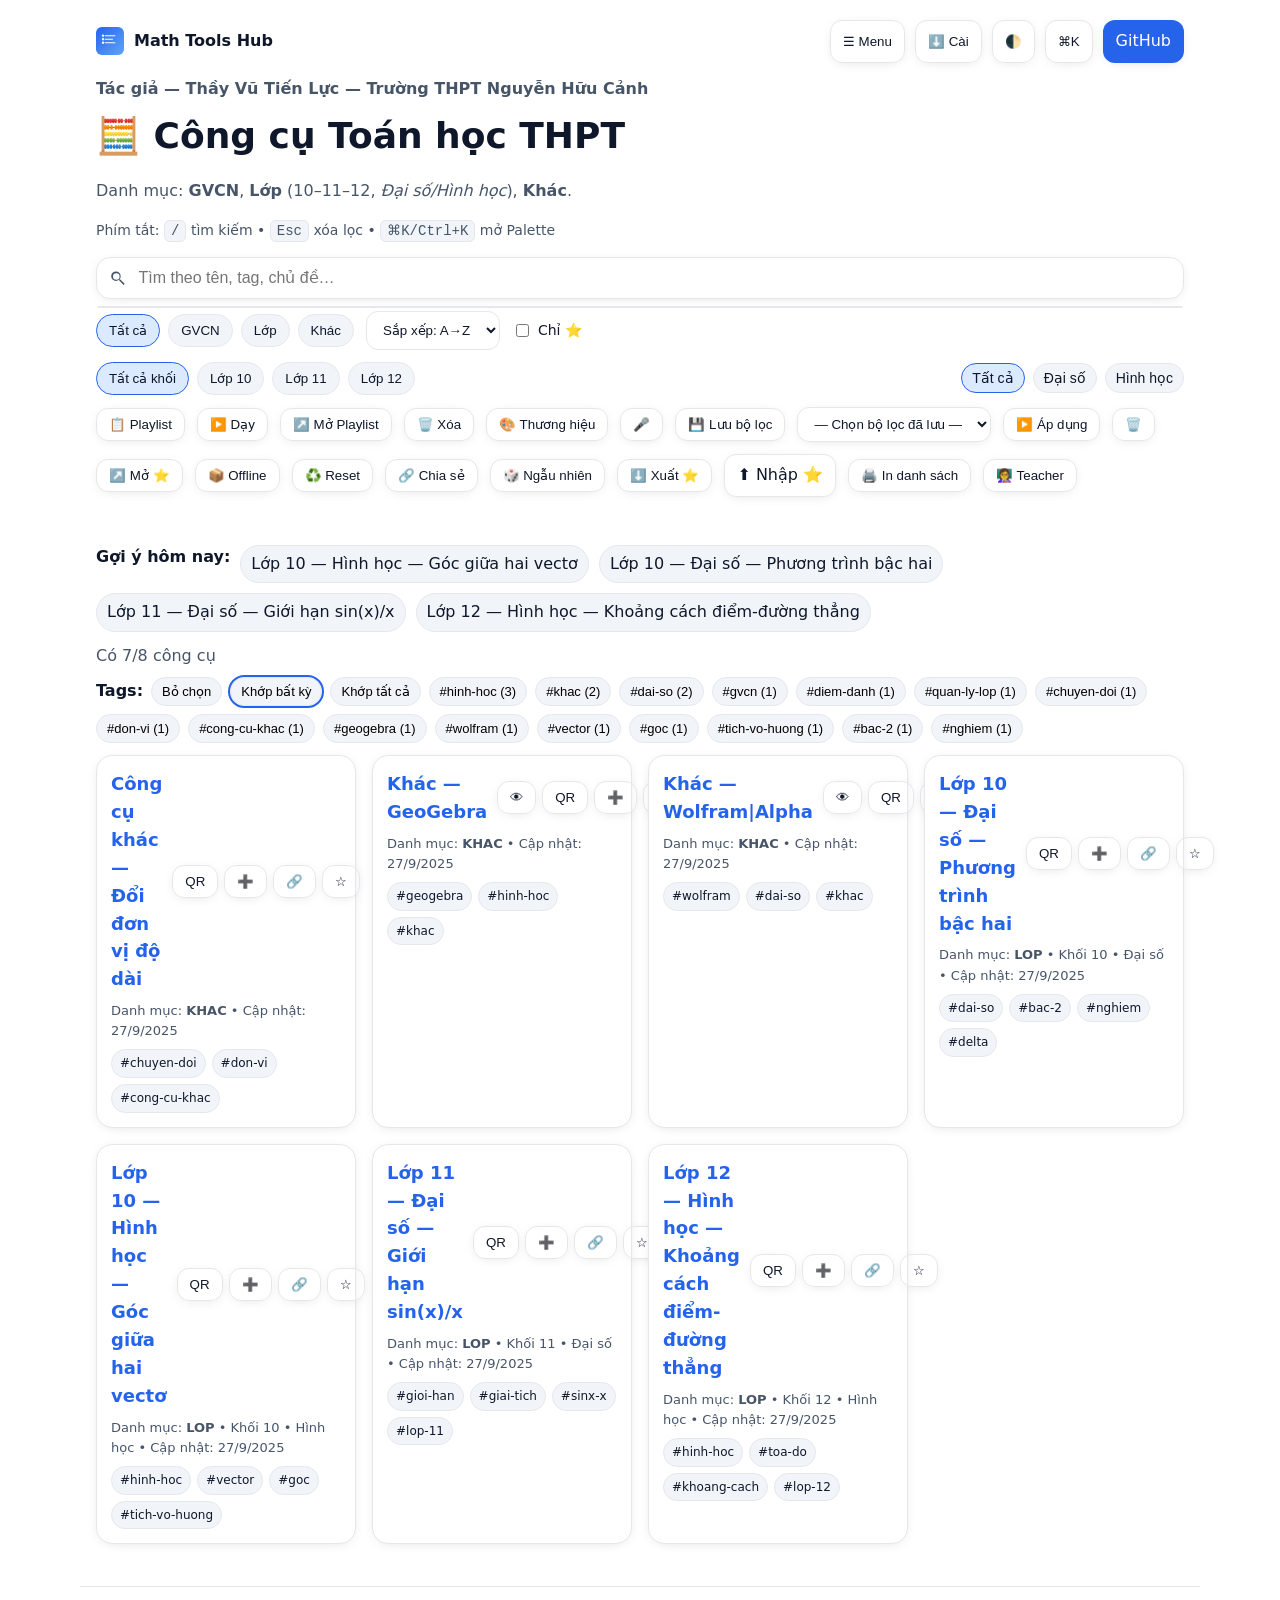
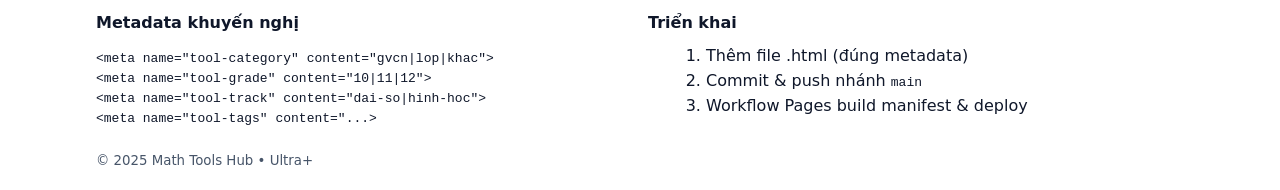
<file: index.html>
<!DOCTYPE html>
<html lang="vi">
<head>
  <meta charset="utf-8" />
  <meta name="viewport" content="width=device-width, initial-scale=1" />
  <title>Math Tools Hub — Ultra+</title>
  <meta name="description" content="Bộ công cụ Toán THPT: GVCN, Lớp (Đại số/Hình học) và Khác. Tìm nhanh, chia sẻ, PWA offline.">
  <link rel="icon" href="assets/favicon.svg" type="image/svg+xml">
  <link rel="manifest" href="assets/site.webmanifest">
  <link rel="stylesheet" href="assets/styles.css" />
  <meta name="theme-color" content="#2563eb"/>
</head>
<body>
  <header class="shell">
    <nav class="topbar">
      <a class="brand" href="./" aria-label="Trang chủ">
        <img src="assets/logo.svg" alt="" width="28" height="28"/>
        <span>Math Tools Hub</span>
      </a>
      <div class="top-actions">
        <button id="menuToggle" class="btn ghost" title="Ẩn/hiện các bộ lọc">☰ Menu</button>
        <button id="installBtn" class="btn ghost" title="Cài ứng dụng (PWA)">⬇️ Cài</button>
        <button id="themeToggle" class="btn ghost" title="Đổi giao diện (Sáng/Tối)">🌓</button>
        <button id="openPalette" class="btn" title="Mở Command Palette (⌘K/Ctrl+K)">⌘K</button>
        <a class="btn primary" href="https://github.com/" target="_blank" rel="noopener">GitHub</a>
      </div>
    </nav>

    <div class="hero">
      <div class="author">Tác giả — <strong>Thầy Vũ Tiến Lực</strong> — Trường <strong>THPT Nguyễn Hữu Cảnh</strong></div>
      <h1>🧮 Công cụ Toán học THPT</h1>
      <p>Danh mục: <strong>GVCN</strong>, <strong>Lớp</strong> (10–11–12, <em>Đại số/Hình học</em>), <strong>Khác</strong>.</p>
      <div class="hints"><span>Phím tắt: <kbd>/</kbd> tìm kiếm • <kbd>Esc</kbd> xóa lọc • <kbd>⌘K/Ctrl+K</kbd> mở Palette</span></div>
    </div>

    <div class="toolbar">
      <div class="input-group">
        <svg viewBox="0 0 24 24" aria-hidden="true"><path d="M15.5 14h-.79l-.28-.27A6.471 6.471 0 0016 9.5 6.5 6.5 0 109.5 16c1.61 0 3.09-.59 4.23-1.57l.27.28v.79L20 21.5 21.5 20l-6-6zM10 14.5A4.5 4.5 0 1114.5 10 4.505 4.505 0 0110 14.5z"></path></svg>
        <input id="q" type="search" placeholder="Tìm theo tên, tag, chủ đề…" autocomplete="off"/>
      </div>

      <div class="filters">
        <div class="segments" role="tablist" aria-label="Chọn danh mục">
          <button class="seg is-active" data-cat="">Tất cả</button>
          <button class="seg" data-cat="gvcn">GVCN</button>
          <button class="seg" data-cat="lop">Lớp</button>
          <button class="seg" data-cat="khac">Khác</button>
        </div>

        <select id="sort">
          <option value="title">Sắp xếp: A→Z</option>
          <option value="-title">Sắp xếp: Z→A</option>
          <option value="-updatedAt">Mới cập nhật</option>
          <option value="updatedAt">Cũ trước</option>
        </select>

        <label class="switch"><input type="checkbox" id="onlyFavs"><span>Chỉ ⭐</span></label>
      </div>

      <div class="filters subfilters">
        <div class="tabs" role="tablist" aria-label="Chọn khối" id="gradeTabs">
          <button class="tab is-active" data-grade="">Tất cả khối</button>
          <button class="tab" data-grade="10">Lớp 10</button>
          <button class="tab" data-grade="11">Lớp 11</button>
          <button class="tab" data-grade="12">Lớp 12</button>
        </div>
        <div class="segments small" role="tablist" aria-label="Chọn mạch kiến thức" id="trackSegs">
          <button class="seg is-active" data-track="">Tất cả</button>
          <button class="seg" data-track="dai-so">Đại số</button>
          <button class="seg" data-track="hinh-hoc">Hình học</button>
        </div>
      </div>

      <div class="filters utilbar">
        <button id="playlistBtn" class="btn">📋 Playlist</button>
        <button id="playStartBtn" class="btn ghost" title="Mở công cụ đầu tiên trong Playlist">▶️ Dạy</button>
        <button id="playOpenAllBtn" class="btn ghost" title="Mở tất cả công cụ trong Playlist">↗️ Mở Playlist</button>
        <button id="playClearBtn" class="btn ghost" title="Xóa Playlist">🗑️ Xóa</button>
        <button id="brandBtn" class="btn ghost" title="Màu & logo thương hiệu">🎨 Thương hiệu</button>
        <button id="voiceBtn" class="btn ghost" title="Tìm kiếm bằng giọng nói (thử Chrome)">🎤</button>
        <button id="saveViewBtn" class="btn">💾 Lưu bộ lọc</button>
        <select id="viewMenu" class="btn" title="Bộ lọc đã lưu"></select>
        <button id="applyViewBtn" class="btn ghost" title="Áp dụng bộ lọc đã chọn">▶️ Áp dụng</button>
        <button id="delViewBtn" class="btn ghost" title="Xóa bộ lọc đã chọn">🗑️</button>
        <button id="openFavsBtn" class="btn" title="Mở tất cả ⭐ (tối đa 10)">↗️ Mở ⭐</button>
        <button id="precacheBtn" class="btn ghost" title="Tải offline tất cả công cụ">📦 Offline</button>
        <button id="resetBtn" class="btn ghost" title="Xóa nhanh mọi lọc">♻️ Reset</button>
        <button id="shareBtn" class="btn">🔗 Chia sẻ</button>
        <button id="randomBtn" class="btn">🎲 Ngẫu nhiên</button>
        <button id="exportBtn" class="btn">⬇️ Xuất ⭐</button>
        <label class="btn">
          ⬆️ Nhập ⭐ <input type="file" id="importFile" accept="application/json" hidden>
        </label>
        <button id="printBtn" class="btn ghost">🖨️ In danh sách</button>
        <button id="teacherBtn" class="btn ghost">👩‍🏫 Teacher</button>
      </div>
    </div>
  </header>

  <main class="shell">
    <section id="suggest" class="suggestions"></section>
    <section id="stats" class="stats"></section>
    <section id="chipbar" class="chipbar"></section>
    <section id="recents" class="recents"></section>
    <section id="list" class="grid"></section>
  </main>

  <footer class="shell footer">
    <div class="cols">
      <div>
        <h4>Metadata khuyến nghị</h4>
        <pre><code>&lt;meta name="tool-category" content="gvcn|lop|khac"&gt;
&lt;meta name="tool-grade" content="10|11|12"&gt;
&lt;meta name="tool-track" content="dai-so|hinh-hoc"&gt;
&lt;meta name="tool-tags" content="...&gt;</code></pre>
      </div>
      <div>
        <h4>Triển khai</h4>
        <ol>
          <li>Thêm file .html (đúng metadata)</li>
          <li>Commit & push nhánh <code>main</code></li>
          <li>Workflow Pages build manifest & deploy</li>
        </ol>
      </div>
    </div>
    <small>© 2025 Math Tools Hub • Ultra+</small>
  </footer>

  <script src="assets/app.js" defer></script>
  <script>
    if ('serviceWorker' in navigator) {
    let newWorker = null;
      window.addEventListener('load', () => {
      navigator.serviceWorker.register('sw.js').then(reg => {
        reg.onupdatefound = () => {
          newWorker = reg.installing;
          newWorker.onstatechange = () => {
            if (newWorker.state === 'installed' && navigator.serviceWorker.controller) {
              document.getElementById('updateToast').style.display = 'block';
            }
          };
        };
      });
    });
    }
  </script>
  <div id="updateToast" style="position:fixed;bottom:16px;left:50%;transform:translateX(-50%);background:#111827;color:#fff;padding:10px 14px;border-radius:12px;display:none;box-shadow:0 6px 20px rgba(0,0,0,.3);z-index:9999">Có phiên bản mới. <button id="reloadBtn" class="btn" style="margin-left:8px;border-color:#374151;background:#2563eb;color:#fff">Tải lại</button></div>

  <dialog id="qrDlg" class="palette">
    <h3>QR Code</h3>
    <div id="qrWrap" style="display:flex;justify-content:center;align-items:center;height:240px;border:1px dashed var(--border);border-radius:12px;margin:8px 0"></div>
    <div style="display:flex;gap:8px;justify-content:flex-end">
      <button id="qrCopyBtn" class="btn">Copy link</button>
      <button id="qrPrintBtn" class="btn ghost">In QR</button>
      <button id="qrCloseBtn" class="btn ghost">Đóng</button>
    </div>
  </dialog>

  <dialog id="brandDlg" class="palette">
    <h3>Tuỳ biến thương hiệu</h3>
    <div style="display:grid;gap:10px">
      <label>Màu thương hiệu: <input type="color" id="brandColor" value="#2563eb"></label>
      <label>Logo URL (SVG/PNG): <input type="url" id="logoUrl" placeholder="https://..."></label>
      <small>Gợi ý: dùng logo trường; để trống để dùng mặc định.</small>
    </div>
    <div style="display:flex;gap:8px;justify-content:flex-end;margin-top:10px">
      <button id="brandSave" class="btn">Lưu</button>
      <button id="brandReset" class="btn ghost">Đặt lại</button>
      <button id="brandClose" class="btn ghost">Đóng</button>
    </div>
  </dialog>

  <dialog id="playlistDlg" class="palette">
    <h3>Playlist bài dạy</h3>
    <div id="playlistList" style="max-height:300px;overflow:auto"></div>
    <div style="display:flex;gap:8px;justify-content:flex-end;margin-top:10px">
      <button id="playUpBtn" class="btn">⬆️ Lên</button>
      <button id="playDownBtn" class="btn">⬇️ Xuống</button>
      <button id="playRemoveBtn" class="btn ghost">🗑️ Xoá mục</button>
      <button id="playCloseBtn" class="btn ghost">Đóng</button>
    </div>
  </dialog>

  <dialog id="webDlg" class="palette">
    <h3>Xem nhanh</h3>
    <iframe id="webFrame" style="width:100%;height:70vh;border:1px solid var(--border);border-radius:12px" src="about:blank"></iframe>
    <div style="display:flex;gap:8px;justify-content:flex-end;margin-top:10px">
      <a id="webOpenNew" class="btn" href="#" target="_blank" rel="noopener">↗️ Mở tab mới</a>
      <button id="webClose" class="btn ghost">Đóng</button>
    </div>
  </dialog>
</body>
</html>
</file>
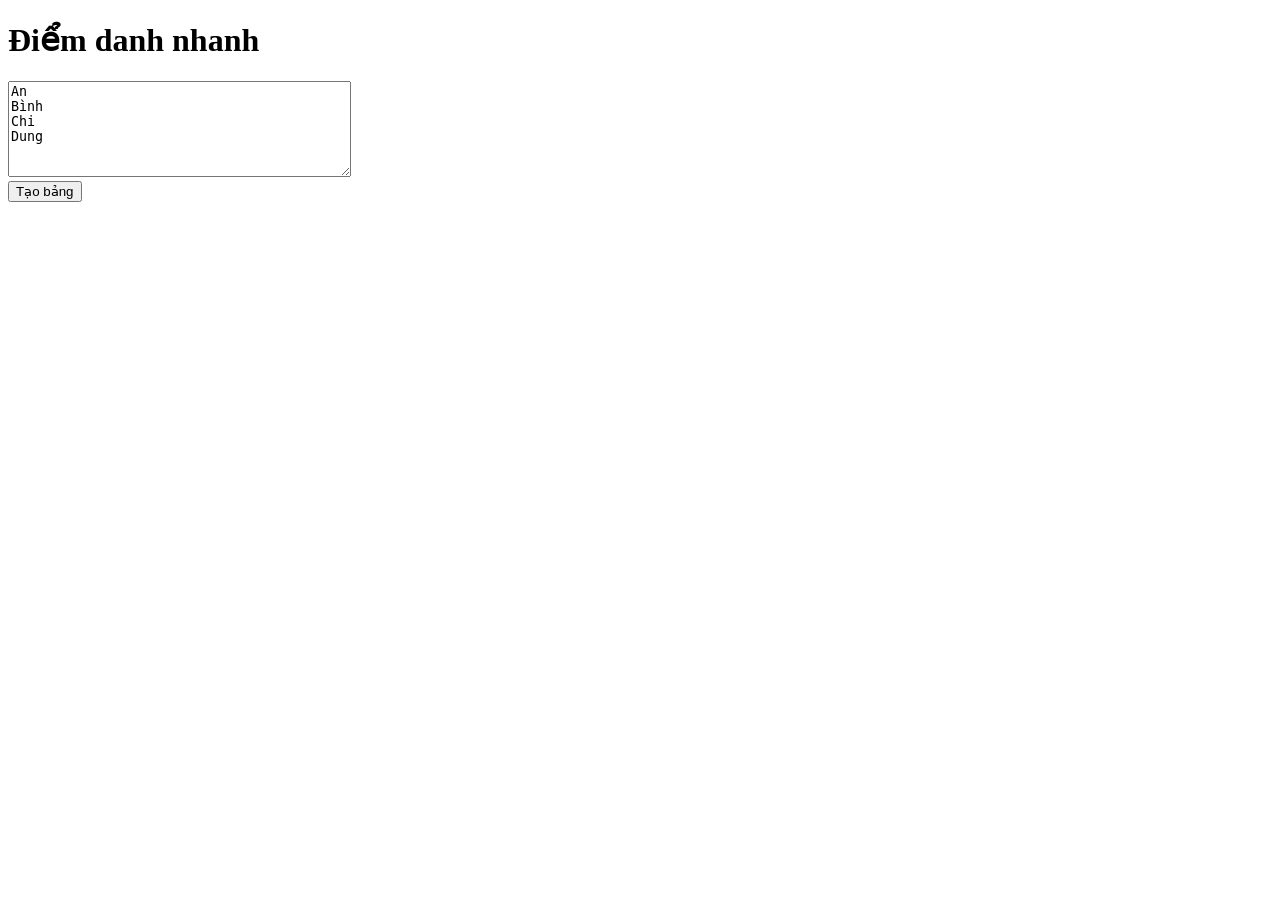
<file: tools/gvcn-diem-danh.html>
<!DOCTYPE html><html lang="vi"><head>
<meta charset="utf-8"/>
<title>GVCN — Điểm danh nhanh</title>
<meta name="viewport" content="width=device-width, initial-scale=1"/>
<meta name="tool-category" content="gvcn">
<meta name="tool-tags" content="gvcn, diem-danh, quan-ly-lop">
</head><body>
<h1>Điểm danh nhanh</h1>
<textarea id="names" rows="6" cols="40">An
Bình
Chi
Dung</textarea><br/>
<button onclick="make()">Tạo bảng</button>
<div id="area"></div>
<script>
function make(){
  const names = document.getElementById('names').value.split(/\n+/).map(s=>s.trim()).filter(Boolean);
  const rows = names.map(n=>`<tr><td>${n}</td><td><input type="checkbox"></td><td><input placeholder="Ghi chú"></td></tr>`).join('');
  document.getElementById('area').innerHTML = `<table border="1" cellspacing="0" cellpadding="6"><tr><th>Họ tên</th><th>Có mặt</th><th>Ghi chú</th></tr>${rows}</table>`;
}
</script>
</body></html>
</file>
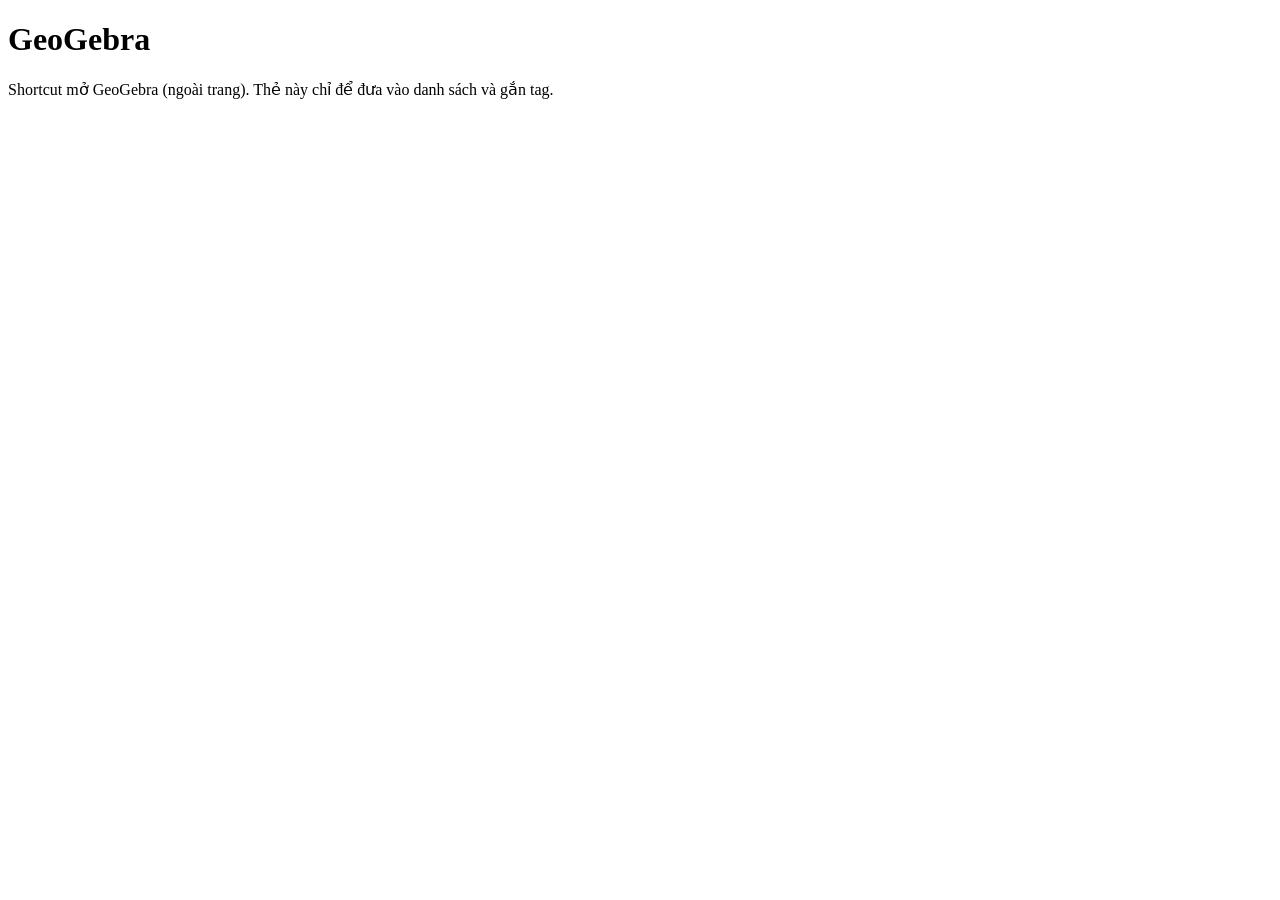
<file: tools/khac-geogebra.html>
<!DOCTYPE html><html lang="vi"><head>
<meta charset="utf-8"/>
<title>Khác — GeoGebra</title>
<meta name="viewport" content="width=device-width, initial-scale=1"/>
<meta name="tool-category" content="khac">
<meta name="tool-tags" content="geogebra, hinh-hoc, khac">
<meta name="tool-external" content="https://www.geogebra.org/">
</head><body>
<h1>GeoGebra</h1>
<p>Shortcut mở GeoGebra (ngoài trang). Thẻ này chỉ để đưa vào danh sách và gắn tag.</p>
</body></html>
</file>
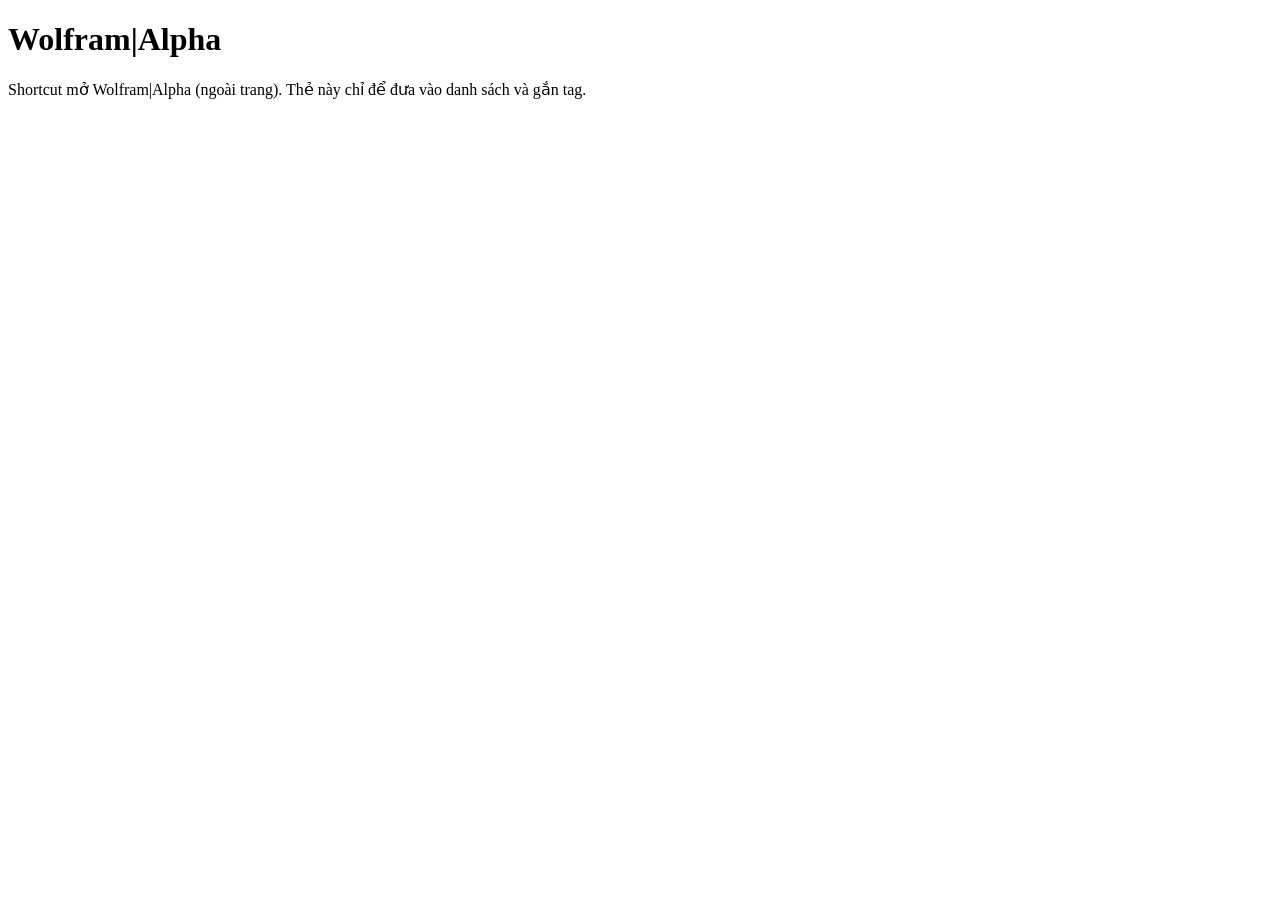
<file: tools/khac-wolframalpha.html>
<!DOCTYPE html><html lang="vi"><head>
<meta charset="utf-8"/>
<title>Khác — Wolfram|Alpha</title>
<meta name="viewport" content="width=device-width, initial-scale=1"/>
<meta name="tool-category" content="khac">
<meta name="tool-tags" content="wolfram, dai-so, khac">
<meta name="tool-external" content="https://www.wolframalpha.com/">
</head><body>
<h1>Wolfram|Alpha</h1>
<p>Shortcut mở Wolfram|Alpha (ngoài trang). Thẻ này chỉ để đưa vào danh sách và gắn tag.</p>
</body></html>
</file>
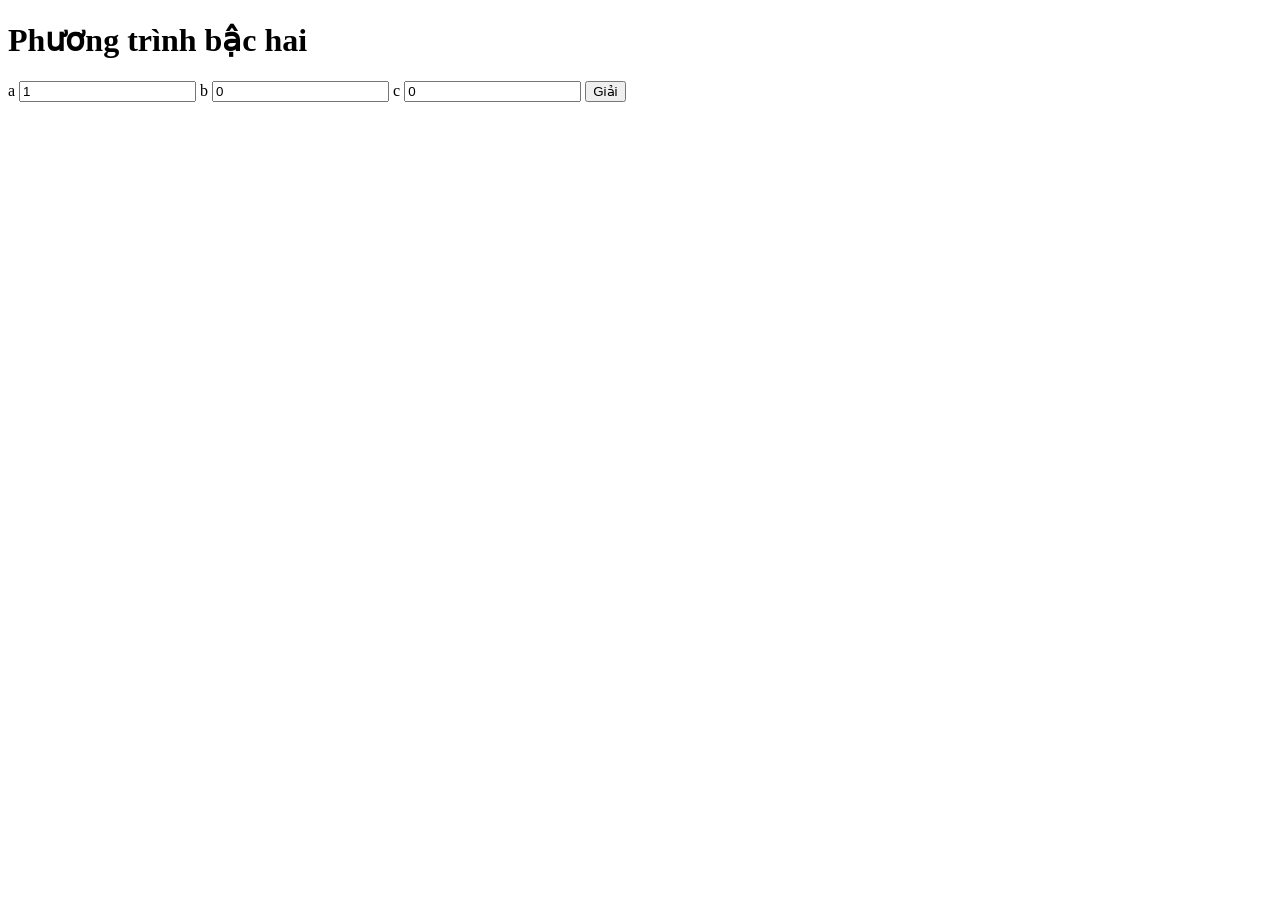
<file: tools/10/daiso-pt-bac2.html>
<!DOCTYPE html><html lang="vi"><head>
<meta charset="utf-8"/>
<title>Lớp 10 — Đại số — Phương trình bậc hai</title>
<meta name="viewport" content="width=device-width, initial-scale=1"/>
<meta name="tool-category" content="lop">
<meta name="tool-grade" content="10">
<meta name="tool-track" content="dai-so">
<meta name="tool-tags" content="dai-so, bac-2, nghiem, delta">
</head><body>
<h1>Phương trình bậc hai</h1>
<label>a <input id="a" type="number" step="any" value="1"></label>
<label>b <input id="b" type="number" step="any" value="0"></label>
<label>c <input id="c" type="number" step="any" value="0"></label>
<button onclick="solve()">Giải</button>
<pre id="out"></pre>
<script>
const aEl=a,bEl=b,cEl=c,out=document.getElementById('out');
function solve(){const a=+aEl.value,b=+bEl.value,c=+cEl.value; if(a===0){out.textContent='a=0 → không phải PT bậc 2';return;} const d=b*b-4*a*c; out.textContent = d<0?'Vô nghiệm thực': d===0?`Nghiệm kép x=${(-b)/(2*a)}`:`x1=${(-b+Math.sqrt(d))/(2*a)}, x2=${(-b-Math.sqrt(d))/(2*a)}`;}
</script>
</body></html>
</file>
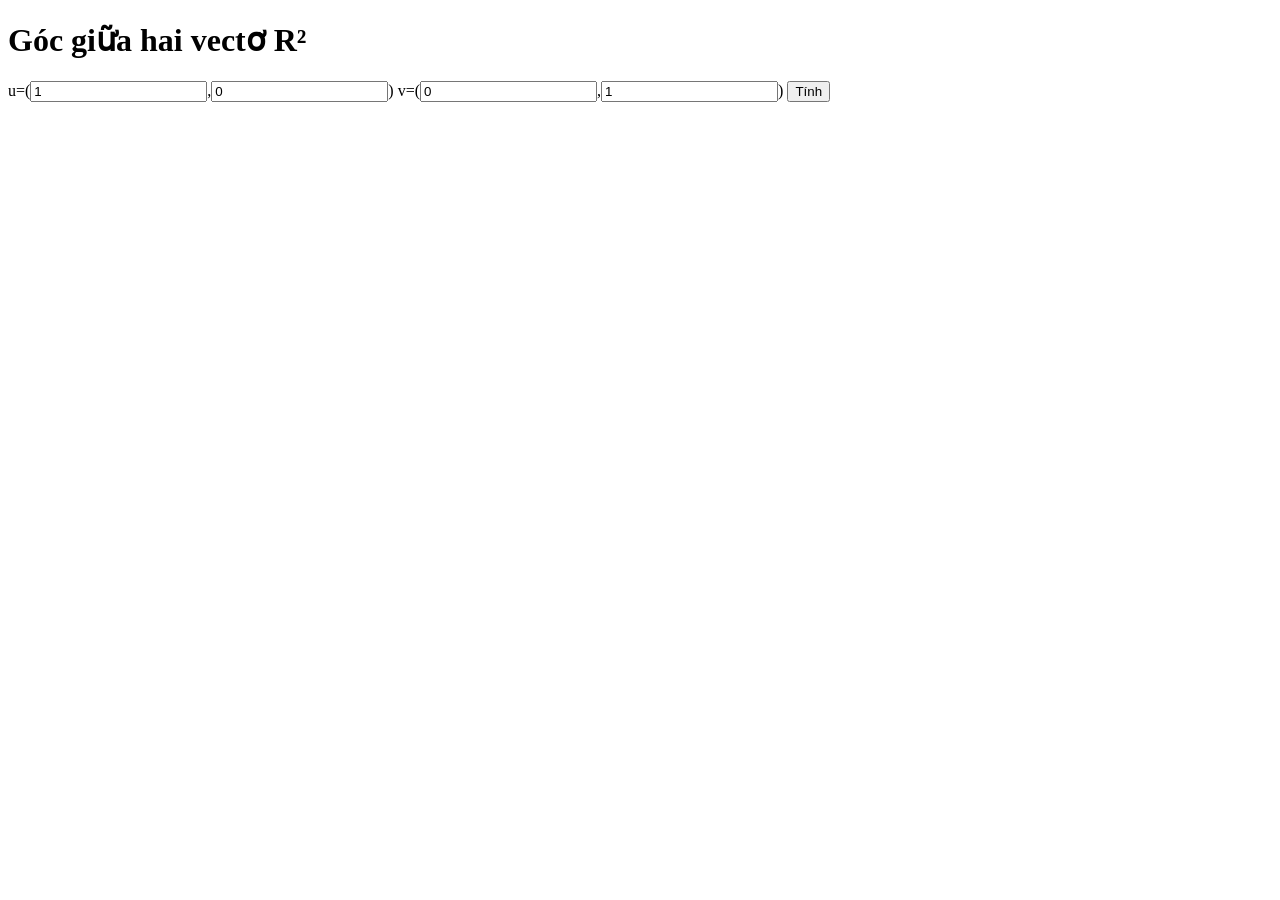
<file: tools/10/hinhhoc-goc-vector.html>
<!DOCTYPE html><html lang="vi"><head>
<meta charset="utf-8"/>
<title>Lớp 10 — Hình học — Góc giữa hai vectơ</title>
<meta name="viewport" content="width=device-width, initial-scale=1"/>
<meta name="tool-category" content="lop">
<meta name="tool-grade" content="10">
<meta name="tool-track" content="hinh-hoc">
<meta name="tool-tags" content="hinh-hoc, vector, goc, tich-vo-huong">
</head><body>
<h1>Góc giữa hai vectơ R²</h1>
<label>u=(<input id="ux" type="number" value="1">,<input id="uy" type="number" value="0">)</label>
<label>v=(<input id="vx" type="number" value="0">,<input id="vy" type="number" value="1">)</label>
<button onclick="calc()">Tính</button>
<pre id="out"></pre>
<script>
function calc(){const ux=+uxEl.value,uy=+uyEl.value,vx=+vxEl.value,vy=+vyEl.value;const dot=ux*vx+uy*vy;const nu=Math.hypot(ux,uy),nv=Math.hypot(vx,vy);if(!nu||!nv){out.textContent='Vectơ phải khác 0';return;}let c=dot/(nu*nv);c=Math.max(-1,Math.min(1,c));const ang=Math.acos(c)*180/Math.PI;out.textContent=`∠(u,v)≈${ang.toFixed(2)}°`;}
const uxEl=ux,uyEl=uy,vxEl=vx,vyEl=vy,out=document.getElementById('out');
</script>
</body></html>
</file>
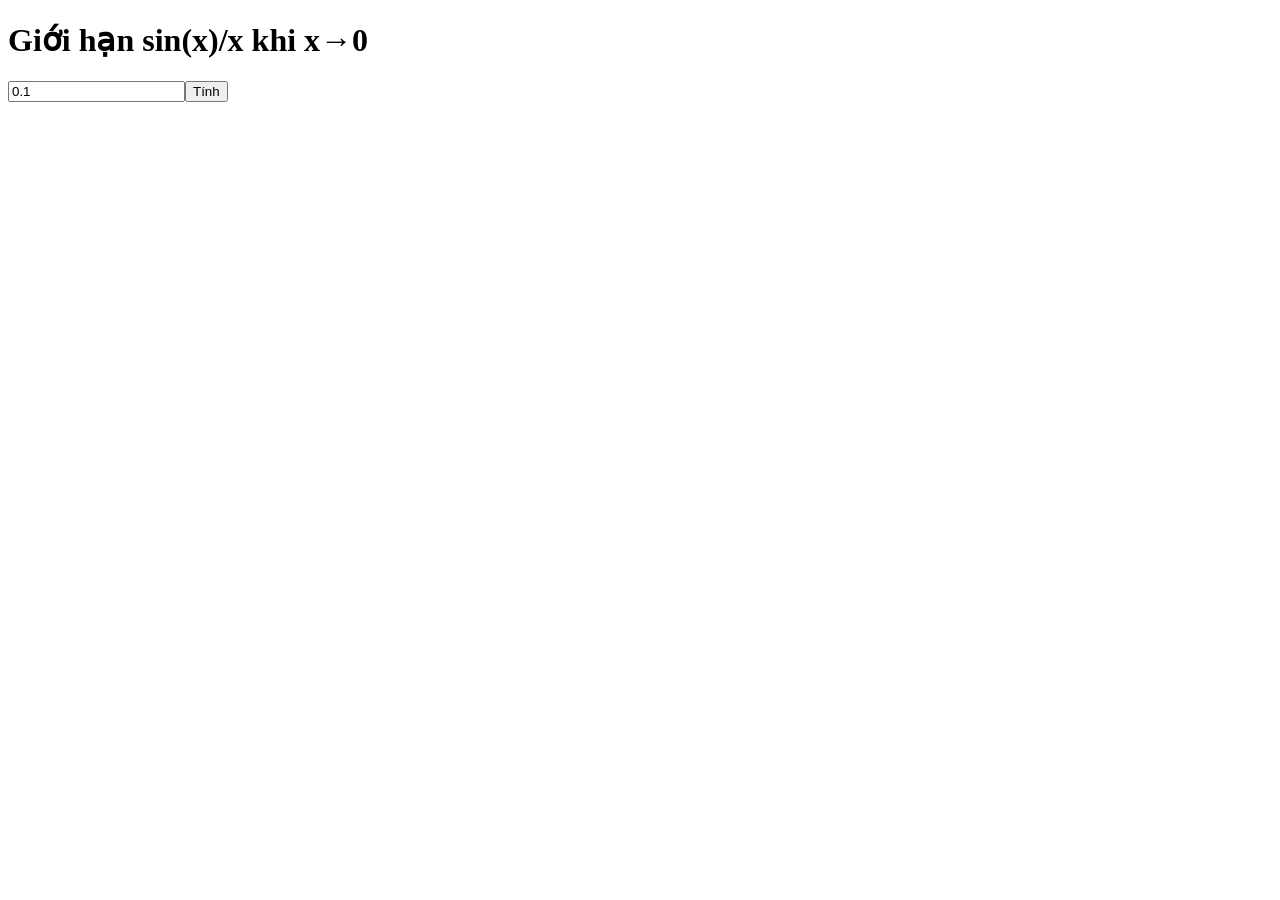
<file: tools/11/daiso-gioi-han.html>
<!DOCTYPE html><html lang="vi"><head>
<meta charset="utf-8"/>
<title>Lớp 11 — Đại số — Giới hạn sin(x)/x</title>
<meta name="viewport" content="width=device-width, initial-scale=1"/>
<meta name="tool-category" content="lop">
<meta name="tool-grade" content="11">
<meta name="tool-track" content="dai-so">
<meta name="tool-tags" content="gioi-han, giai-tich, sinx-x, lop-11">
</head><body>
<h1>Giới hạn sin(x)/x khi x→0</h1>
<input id="x" type="number" step="0.001" value="0.1"><button onclick="calc()">Tính</button>
<pre id="out"></pre>
<script>
function calc(){const x=+document.getElementById('x').value; const fx=(Math.abs(x)<1e-12)?1:Math.sin(x)/x; document.getElementById('out').textContent=`x=${x}\nf(x)≈${fx}`;}
</script>
</body></html>
</file>
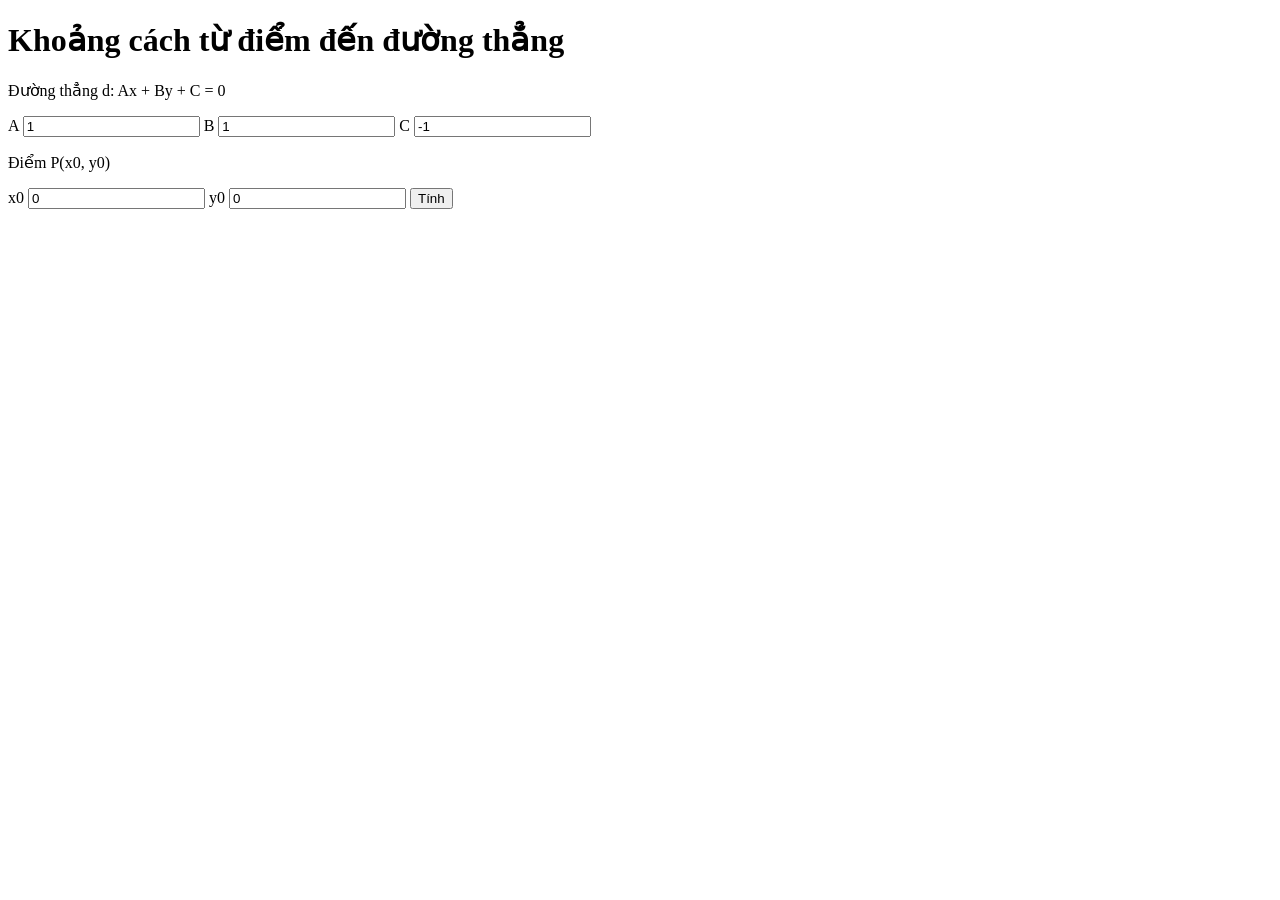
<file: tools/12/hinhhoc-tt-pt.html>
<!DOCTYPE html><html lang="vi"><head>
<meta charset="utf-8"/>
<title>Lớp 12 — Hình học — Khoảng cách điểm-đường thẳng</title>
<meta name="viewport" content="width=device-width, initial-scale=1"/>
<meta name="tool-category" content="lop">
<meta name="tool-grade" content="12">
<meta name="tool-track" content="hinh-hoc">
<meta name="tool-tags" content="hinh-hoc, toa-do, khoang-cach, lop-12">
</head><body>
<h1>Khoảng cách từ điểm đến đường thẳng</h1>
<p>Đường thẳng d: Ax + By + C = 0</p>
<label>A <input id="A" type="number" value="1"></label>
<label>B <input id="B" type="number" value="1"></label>
<label>C <input id="C" type="number" value="-1"></label>
<p>Điểm P(x0, y0)</p>
<label>x0 <input id="x0" type="number" value="0"></label>
<label>y0 <input id="y0" type="number" value="0"></label>
<button onclick="calc()">Tính</button>
<pre id="out"></pre>
<script>
function calc(){const A=+document.getElementById('A').value,B=+document.getElementById('B').value,C=+document.getElementById('C').value,x0=+x0El.value,y0=+y0El.value;const d=Math.abs(A*x0+B*y0+C)/Math.hypot(A,B);out.textContent=`d(P,d)=${d.toFixed(4)}`;}
const x0El=x0,y0El=y0,out=document.getElementById('out');
</script>
</body></html>
</file>
<file: assets/styles.css>
:root{
  --bg:#ffffff; --text:#0f172a; --muted:#475569; --card:#ffffff; --border:#e5e7eb;
  --brand:#2563eb; --brand-weak:#dbeafe; --chip:#f1f5f9; --shadow:0 2px 14px -6px rgba(2,6,23,.2); --hl:#fde68a;
}
@media (prefers-color-scheme: dark){
  :root{ --bg:#0b1220; --text:#e5e7eb; --muted:#94a3b8; --card:#101826; --border:#1f2937;
    --brand:#60a5fa; --brand-weak:#0b2948; --chip:#0f172a; --shadow:0 6px 20px -10px rgba(0,0,0,.6); --hl:#7c3aed33; }
}
:root.dark{ --bg:#0b1220; --text:#e5e7eb; --muted:#94a3b8; --card:#101826; --border:#1f2937;
  --brand:#60a5fa; --brand-weak:#0b2948; --chip:#0f172a; --shadow:0 6px 20px -10px rgba(0,0,0,.6); --hl:#7c3aed33; }

*{box-sizing:border-box} html,body{height:100%}
body{margin:0; font-family:ui-sans-serif,system-ui,-apple-system,Segoe UI,Roboto,Arial,sans-serif; background:var(--bg); color:var(--text); line-height:1.55;}
.shell{max-width:1120px; margin:0 auto; padding:20px 16px}
.topbar{display:flex; align-items:center; justify-content:space-between; gap:12px;}
.brand{display:flex; align-items:center; gap:10px; font-weight:700; color:var(--text); text-decoration:none}
.top-actions{display:flex; gap:10px}
.btn{border:1px solid var(--border); background:var(--card); color:var(--text); border-radius:12px; padding:8px 12px; cursor:pointer; box-shadow:var(--shadow); text-decoration:none; display:inline-flex; align-items:center; gap:8px}
.btn.primary{background: var(--brand); color:#fff; border-color:transparent}
.btn.ghost{background:transparent}

.hero{margin-top:14px}
.hero h1{margin:6px 0 6px; font-size:clamp(24px,3vw,36px)}
.hero p{color:var(--muted)}
.hints{margin-top:8px; color:var(--muted); font-size:14px}
kbd{background:var(--chip); border:1px solid var(--border); border-radius:6px; padding:2px 6px;}

.toolbar{display:grid; gap:12px; grid-template-columns:1fr; margin-top:14px}
@media (min-width: 900px){ .toolbar{grid-template-columns: 1fr} }
.input-group{display:flex; align-items:center; background:var(--card); border:1px solid var(--border); border-radius:14px; padding:10px 12px; gap:10px; box-shadow:var(--shadow); position:relative}
.input-group svg{width:18px; height:18px; fill:var(--muted)}
.input-group input{border:none; outline:none; width:100%; background:transparent; color:var(--text); font-size:16px}

.filters{display:flex; gap:12px; align-items:center; justify-content:flex-start; flex-wrap:wrap}
.subfilters{justify-content:space-between}
.utilbar{justify-content:flex-start}

.segments{display:flex; gap:8px; flex-wrap:wrap}
.seg{border:1px solid var(--border); background:var(--chip); color:var(--text); padding:8px 12px; border-radius:999px; cursor:pointer}
.seg.is-active{background: var(--brand-weak); border-color: var(--brand)}
.segments.small .seg{padding:6px 10px; font-size:14px}

.tabs{display:flex; gap:8px; flex-wrap:wrap}
.tab{border:1px solid var(--border); background:var(--chip); color:var(--text); padding:8px 12px; border-radius:999px; cursor:pointer}
.tab.is-active{background:var(--brand-weak); border-color:var(--brand)}
.switch{display:flex; align-items:center; gap:6px; font-size:14px}

select{padding:10px 12px; border:1px solid var(--border); border-radius:12px; background:var(--card); color:var(--text)}

.stats{margin-top:12px; color:var(--muted)}

.chipbar{display:flex; gap:8px; flex-wrap:wrap; margin:8px 0 4px}
.chip{padding:6px 10px; border:1px solid var(--border); background:var(--chip); border-radius:999px; font-size:13px; cursor:pointer}
.chip.is-active{outline:2px solid var(--brand)}

.grid{display:grid; gap:16px; grid-template-columns:repeat(auto-fill,minmax(260px,1fr)); margin-top:10px}
.card{background:var(--card); border:1px solid var(--border); border-radius:16px; padding:14px; box-shadow:var(--shadow); display:flex; flex-direction:column; gap:8px}
.card h3{margin:0; font-size:18px}
.card .meta{font-size:13px; color:var(--muted)}
.card .badges{display:flex; gap:6px; flex-wrap:wrap}
.badge{font-size:12px; background:var(--chip); border:1px solid var(--border); padding:4px 8px; border-radius:999px}
.card a{color:var(--brand); text-decoration:none; font-weight:600}
.card a:hover{text-decoration:underline}

.footer{margin-top:22px; border-top:1px solid var(--border); padding-top:18px}
.footer .cols{display:grid; gap:16px; grid-template-columns:1fr}
@media (min-width: 768px){ .footer .cols{grid-template-columns: 1fr 1fr} }
.footer h4{margin:6px 0}
.footer ol{margin:8px 0 0 18px}
.footer small{display:block; margin-top:8px; color:var(--muted)}

/* Autosuggest */
.suggest{position:absolute; left:0; right:0; top:100%; margin-top:8px; background:var(--card); border:1px solid var(--border);
  border-radius:12px; box-shadow:var(--shadow); max-height:280px; overflow:auto; z-index:10}
.sg-item{display:flex; justify-content:space-between; gap:10px; padding:8px 10px; cursor:pointer}
.sg-item:hover{background:var(--chip)}
mark{background:var(--hl); padding:0 2px; border-radius:4px}

/* Palette */
dialog.palette{border:none; border-radius:14px; width:min(700px,92vw); background:var(--card); color:var(--text); box-shadow:var(--shadow); padding:14px}
dialog.palette::backdrop{background:rgba(0,0,0,.4)}
#pal-q{width:100%; padding:10px 12px; border:1px solid var(--border); border-radius:12px; margin-bottom:10px; background:var(--bg); color:var(--text)}
#pal-list{max-height:360px; overflow:auto}
.pal-item{display:flex; gap:8px; justify-content:space-between; padding:8px 10px; border-radius:10px; cursor:pointer}
.pal-item:hover{background:var(--chip)}

.recents{margin-top:12px}
.recents h4{margin:0 0 6px 0}
.recents .row{display:flex; gap:10px; flex-wrap:wrap}
.recents a{border:1px solid var(--border); background:var(--chip); padding:6px 10px; border-radius:999px; text-decoration:none; color:var(--text)}
.recents a:hover{background:var(--brand-weak)}

@media print {
  .topbar,.toolbar,.footer,.recents,.chipbar{ display:none !important; }
  .shell{ max-width:none; }
  .card{ break-inside:avoid; border:1px solid #ccc; }
}

.author{margin:6px 0;color:var(--muted);font-weight:600}

.suggestions{margin-top:8px}
.suggestions .row{display:flex;gap:10px;flex-wrap:wrap}
.suggestions a{border:1px solid var(--border); background:var(--chip); padding:6px 10px; border-radius:999px; text-decoration:none; color:var(--text)}
.suggestions a:hover{background:var(--brand-weak)}
.card .warn{color:#dc2626; font-size:12px; font-weight:700}
dialog.palette h3{margin:0 0 8px 0}

/* Compact toolbar: hide filter rows, keep search */
.toolbar.compact .filters,
.toolbar.compact .subfilters,
.toolbar.compact .utilbar { display: none !important; }
</file>
